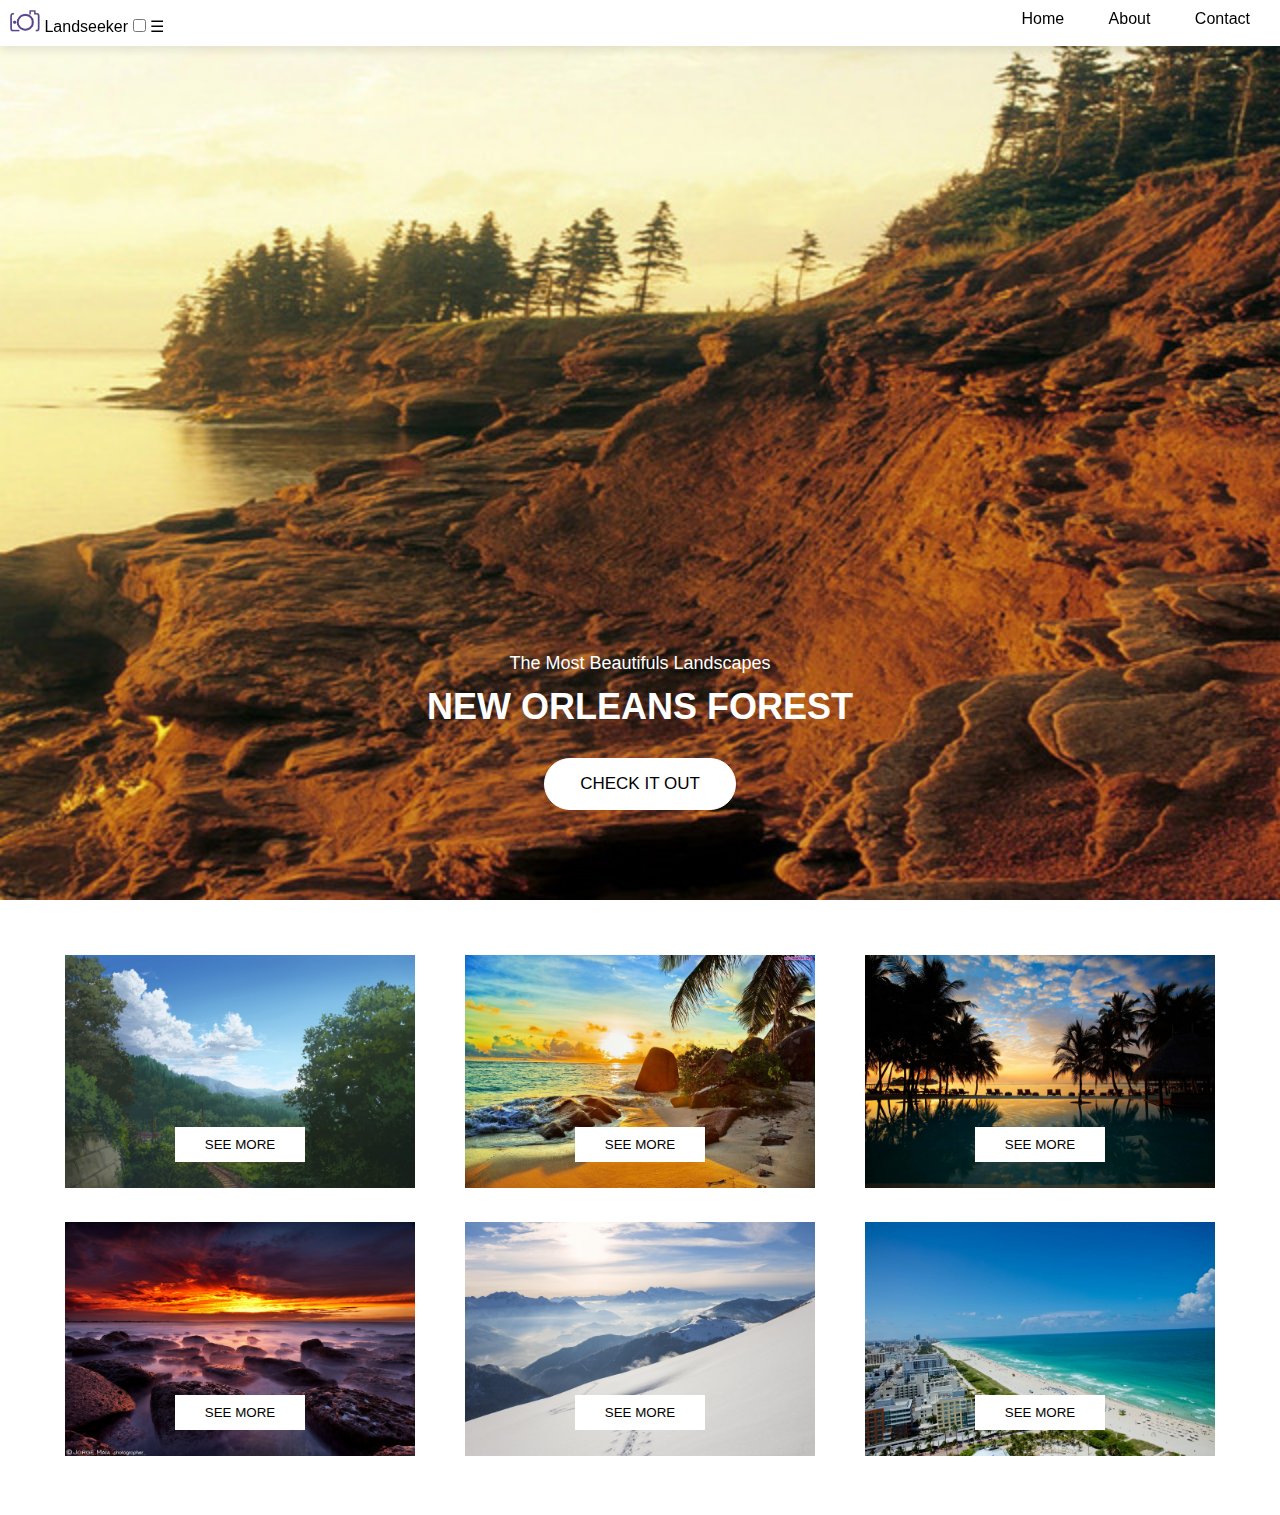
<file: index.html>
<!DOCTYPE html>
<html>

<head>
    <meta http-equiv="Content-Type" content="text/html;charset=UTF-8">
    <title>Landseeker</title>
    <link rel="stylesheet" href="css/estilo.css">
    <meta name="viewport" content="width=device-width, initial-scale=1.0">
</head>

<body>
</body>
<header>
    <div>
        <img src="imagens/logo.png" title="Logo fotografia">
        <!--Aqui está fazendo a divisão-->
        <span>Landseeker</span>
    </div>

    <input type="checkbox" id="bt_menu">
    <label for="bt_menu" title="Menu">&#9776</label>
    <nav class="menu">
        <!--Aqui estou colocando um menu no meu código-->
        <ul>
            <li>
                <a href="#">Home</a>
            </li>
            <!--Aqui estou usando # pois ainda não tenho o link da pagina-->
            <li>
                <a href="#">About</a>
            </li>
            <li>
                <a href="#">Contact</a>
            </li>
        </ul>
    </nav>
</header>
<!-- banner do site -->
<section class="banner">
    <div class="conteudo">
        <h1>The Most Beautifuls Landscapes</h1>
        <p>New Orleans Forest</p>
        <button class="maiusculo" title="Clique para ver mais">check it out</button>
    </div>
</section>

<section class="galeria">
    <div class="galeria-item">
        <img src="./imagens/product-1.png" alt="Paisagem">
        <div class="caixa-botao">
            <button>See More</button>
        </div>
    </div>
    <div class="galeria-item">
        <img src="./imagens/product-2.jpg" alt="Paisagem">
        <div class="caixa-botao">
            <button>See More</button>
        </div>
    </div>
    <div class="galeria-item">
        <img src="./imagens/product-3.jpg" alt="Paisagem">
        <div class="caixa-botao">
            <button>See More</button>
        </div>
    </div>
    <div class="galeria-item">
            <img src="./imagens/product-4.jpg" alt="Paisagem">
            <div class="caixa-botao">
                <button>See More</button>
            </div>
        </div>
        <div class="galeria-item">
            <img src="./imagens/product-5.jpg" alt="Paisagem">
            <div class="caixa-botao">
                <button>See More</button>
            </div>
        </div>
        <div class="galeria-item">
            <img src="./imagens/product-6.jpg" alt="Paisagem">
            <div class="caixa-botao">
                <button>See More</button>
            </div>
        </div>

</section>

</html>
</file>
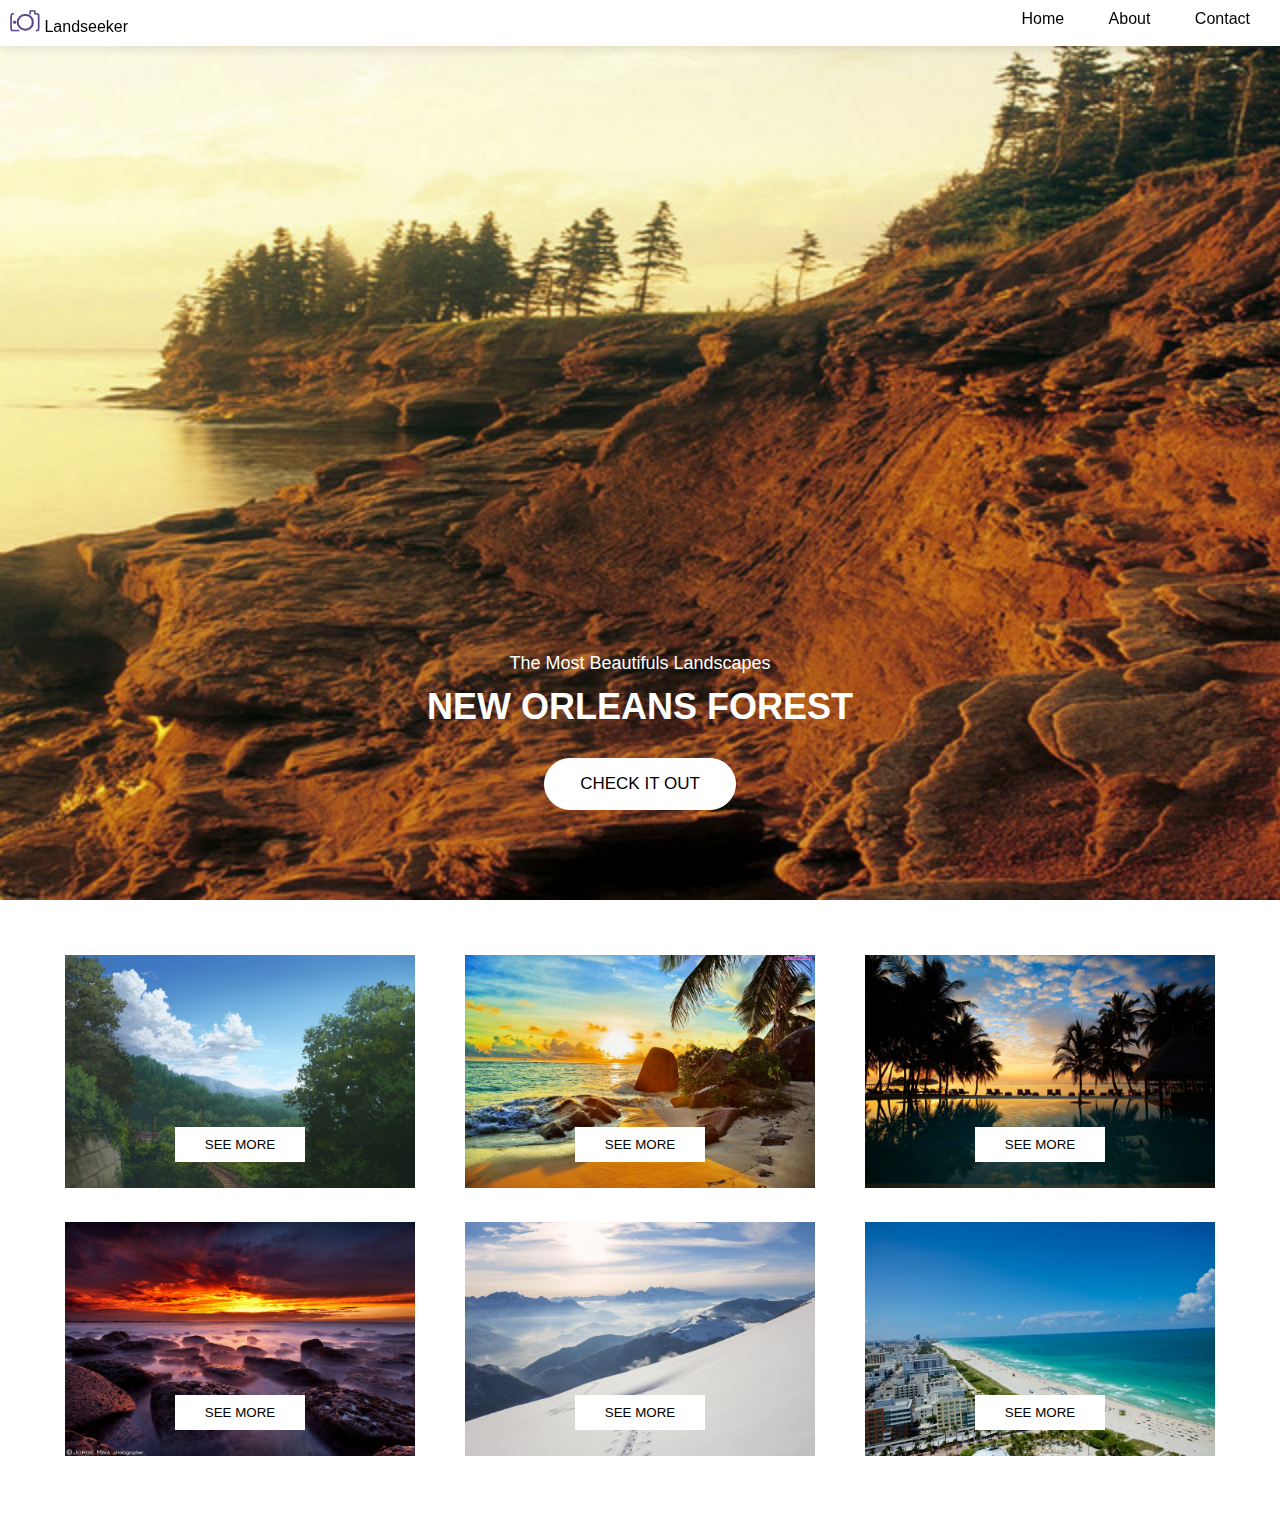
<file: projeto land rev 5/projeto-land/index.html>
<!DOCTYPE html>
<html>

<head>
    <meta http-equiv="Content-Type" content="text/html;charset=UTF-8">
    <title>Landseeker</title>
    <link rel="stylesheet" href="css/estilo.css">
</head>

<body>
</body>
<header>
    <div>
        <img src="imagens/logo.png" title="Logo fotografia">
        <!--Aqui está fazendo a divisão-->
        <span>Landseeker</span>
    </div>
    <nav>
        <!--Aqui estou colocando um menu no meu código-->
        <ul>
            <li>
                <a href="#">Home</a>
            </li>
            <!--Aqui estou usando # pois ainda não tenho o link da pagina-->
            <li>
                <a href="#">About</a>
            </li>
            <li>
                <a href="#">Contact</a>
            </li>
        </ul>
    </nav>
</header>
<!-- banner do site -->
<section class="banner">
    <div class="conteudo">
        <h1>The Most Beautifuls Landscapes</h1>
        <p>New Orleans Forest</p>
        <button class="maiusculo" title="Clique para ver mais">check it out</button>
    </div>
</section>

<section class="galeria">
    <div class="galeria-item">
        <img src="./imagens/product-1.png" alt="Paisagem">
        <div class="caixa-botao">
            <button>See More</button>
        </div>
    </div>
    <div class="galeria-item">
        <img src="./imagens/product-2.jpg" alt="Paisagem">
        <div class="caixa-botao">
            <button>See More</button>
        </div>
    </div>
    <div class="galeria-item">
        <img src="./imagens/product-3.jpg" alt="Paisagem">
        <div class="caixa-botao">
            <button>See More</button>
        </div>
    </div>
    <div class="galeria-item">
            <img src="./imagens/product-4.jpg" alt="Paisagem">
            <div class="caixa-botao">
                <button>See More</button>
            </div>
        </div>
        <div class="galeria-item">
            <img src="./imagens/product-5.jpg" alt="Paisagem">
            <div class="caixa-botao">
                <button>See More</button>
            </div>
        </div>
        <div class="galeria-item">
            <img src="./imagens/product-6.jpg" alt="Paisagem">
            <div class="caixa-botao">
                <button>See More</button>
            </div>
        </div>

</section>

</html>
</file>
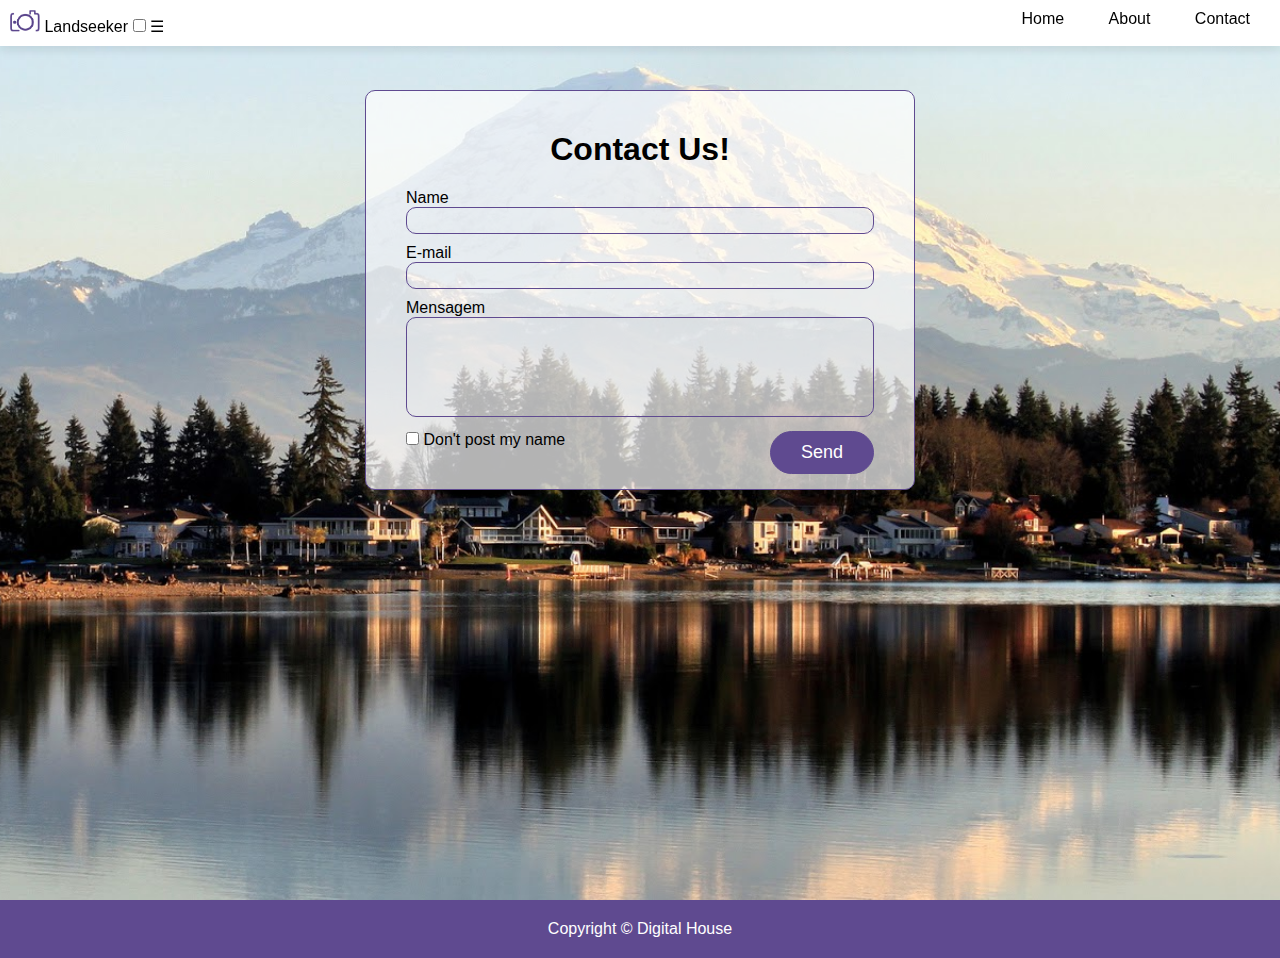
<file: contact.html>
<!DOCTYPE html>
<html>

<head>
    <meta http-equiv="Content-Type" content="text/html;charset=UTF-8">
    <title>Landseeker - Contact</title>
    <link rel="stylesheet" href="css/estilo.css">
    <meta name="viewport" content="width=device-width, initial-scale=1.0">
</head>

<body class="pagina-contato">
    <header>
        <div>
            <img src="imagens/logo.png" title="Logo fotografia">
            <!--Aqui está fazendo a divisão-->
            <span>Landseeker</span>
        </div>

        <input type="checkbox" id="bt_menu">
        <label for="bt_menu">&#9776</label>
        <nav class="menu">
            <!--Aqui estou colocando um menu no meu código-->
            <ul>
                <li>
                    <a href="#">Home</a>
                </li>
                <!--Aqui estou usando # pois ainda não tenho o link da pagina-->
                <li>
                    <a href="#">About</a>
                </li>
                <li>
                    <a href="#">Contact</a>
                </li>
            </ul>
        </nav>
    </header>

    <main class="conteudo-principal">
        <form id="contact">
            <h1>Contact Us!</h1>
            <label for="name">Name</label>

            <input type="text" name="name" id="name" required />
            <label for="email">E-mail</label>
            <input type="email" name="email" id="email" required/>
            <label for="message">Mensagem</label>
            <textarea name="message" id="message"></textarea>
            <input type="checkbox" id="privacy" name="privacy" value="privacy">
            <label for="privacy">Don't post my name</label>
            <button>Send</button>
        </form>
    </main>
    <footer>
        <span>Copyright &copy; Digital House </span>
    </footer>

</body>

</html>
</file>
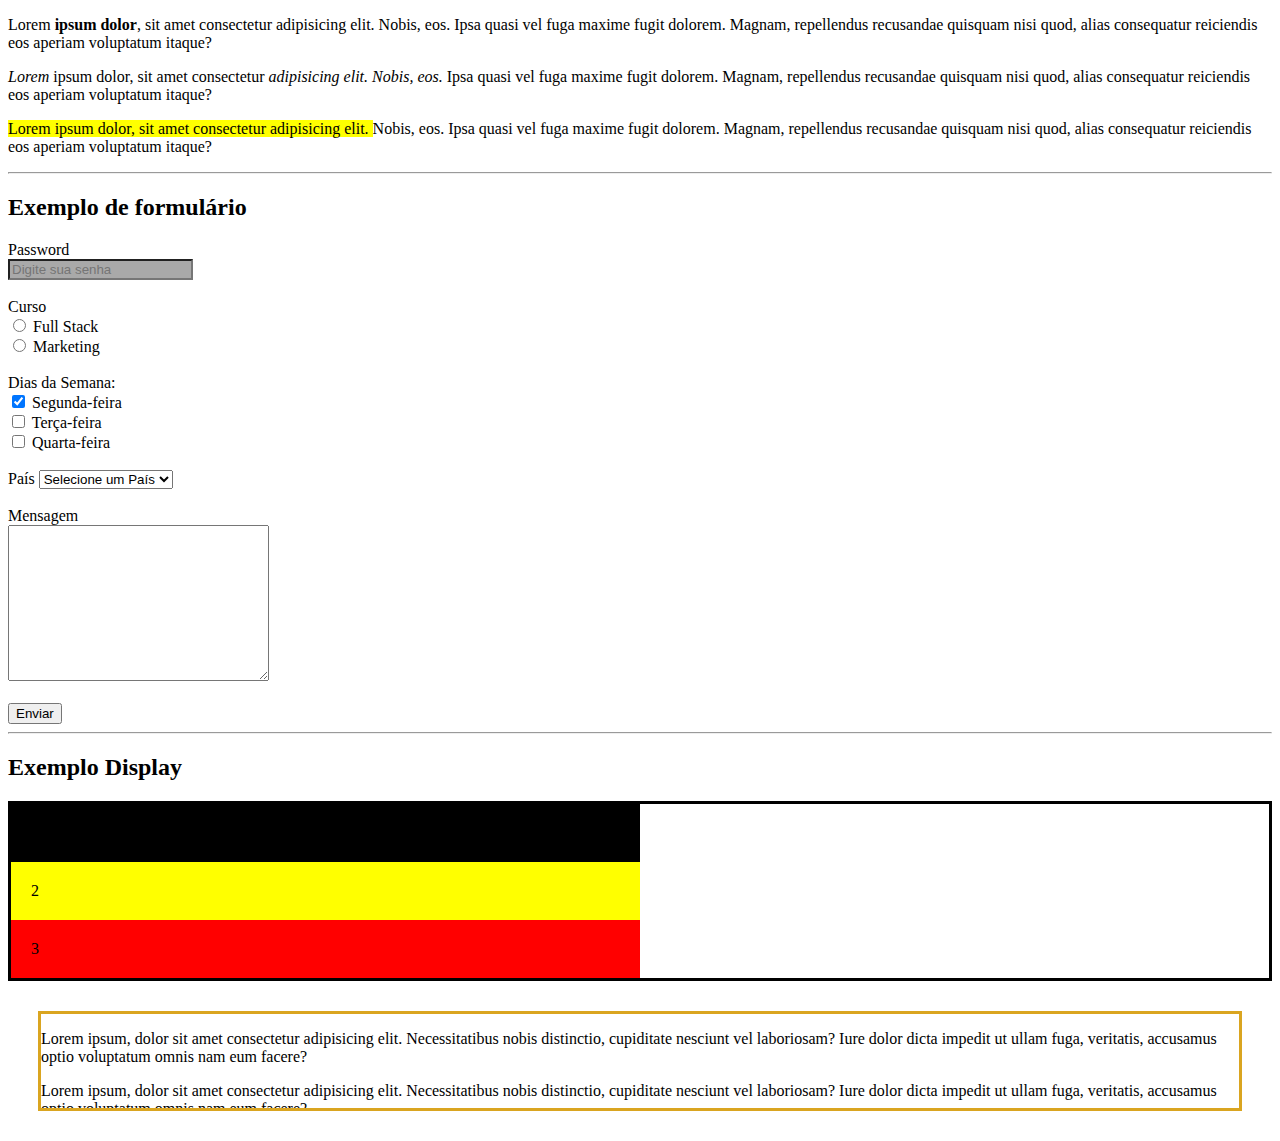
<file: exemplo.html>
<!DOCTYPE html>
<html lang="en">

<head>
    <meta charset="UTF-8">
    <meta name="viewport" content="width=device-width, initial-scale=1.0">
    <meta http-equiv="X-UA-Compatible" content="ie=edge">
    <title>Exemplo tag semantica</title>
    <style>
        * {
            box-sizing: border-box;
        }

        input {
            background-color: darkgray;
        }

        input:focus {
            background-color: aqua;
        }

        input:hover {
            background-color: yellow;
        }

        .container {
            border: 3px solid black;
        }

        .um {
            background-color: black;
            display: inline-block;
            padding: 20px;
            width: 50%;
        }

        .dois {
            background-color: yellow;
            display: inline-block;
            padding: 20px;
            width: 50%;
        }

        .tres {
            background-color: red;
            display: inline-block;
            padding: 20px;
            width: 50%;
        }

        .box{
            margin: 30px;
            height: 100px;
            border:3px solid goldenrod;
            overflow: auto;
        }
    </style>
</head>

<body>
    <p>Lorem
        <strong> ipsum dolor</strong>, sit amet consectetur adipisicing elit. Nobis, eos. Ipsa quasi vel fuga maxime fugit dolorem.
        Magnam, repellendus recusandae quisquam nisi quod, alias consequatur reiciendis eos aperiam voluptatum itaque?</p>
    <p>
        <cite>Lorem </cite> ipsum dolor, sit amet consectetur
        <em> adipisicing elit. Nobis, eos.</em> Ipsa quasi vel fuga maxime fugit dolorem. Magnam, repellendus recusandae quisquam
        nisi quod, alias consequatur reiciendis eos aperiam voluptatum itaque?</p>
    <p>
        <mark> Lorem ipsum dolor, sit amet consectetur adipisicing elit. </mark> Nobis, eos. Ipsa quasi vel fuga maxime fugit dolorem.
        Magnam, repellendus recusandae quisquam nisi quod, alias consequatur reiciendis eos aperiam voluptatum itaque?</p>

    <hr/>

    <h2>Exemplo de formulário</h2>
    <form action="">
        <label for="pass">Password</label>
        <br/>
        <input type="password" name="pass" placeholder="Digite sua senha" id="pass" required>
        <br/>
        <br/>
        <label for="curso">Curso</label>
        <br/>
        <input type="radio" name="curso" id="fullstack" value="Full stack" />
        <label for="fullstack">Full Stack</label>
        <br/>
        <input type="radio" name="curso" id="marketing" value="marketing" />
        <label for="marketing">Marketing</label>
        <br/>
        <br/>
        <label for="diaSemana">Dias da Semana:</label>
        <br/>
        <input type="checkbox" name="diaSemana[]" id="segunda" value="Segunda-feira" checked>
        <label for="segunda">Segunda-feira</label>
        <br/>
        <input type="checkbox" name="diaSemana[]" id="terca" value="Terça-feira">
        <label for="terca">Terça-feira</label>
        <br/>
        <input type="checkbox" name="diaSemana[]" id="quarta" value="Quarta-feira">
        <label for="quarta">Quarta-feira</label>
        <br/>
        <br/>
        <label for="pais">País</label>
        <select name="pais" id="pais">
            <option selected disabled>Selecione um País</option>></option>
            <option value="Brasil">Brasil</option>
            <option value="Chile">Chile</option>
            <option value="Russia">Russia</option>
            <option value="Argentina">Argentina</option>
        </select>
        <br/>
        <br/>
        <label for="mensagem">Mensagem</label>
        <br/>
        <textarea name="mensagem" id="mensagem" cols="30" rows="10"></textarea>
        <br/>
        <br/>
        <button type="submit">Enviar</button>
    </form>
    <hr/>
    <h2>Exemplo Display</h2>

    <div class="container">
        <span class="um">1</span>
        <span class="dois">2</span>
        <span class="tres">3</span>
    </div>
    <div class="box">
        <p>Lorem ipsum, dolor sit amet consectetur adipisicing elit. Necessitatibus nobis distinctio, cupiditate nesciunt vel laboriosam? Iure dolor dicta impedit ut ullam fuga, veritatis, accusamus optio voluptatum omnis nam eum facere?</p>
        <p>Lorem ipsum, dolor sit amet consectetur adipisicing elit. Necessitatibus nobis distinctio, cupiditate nesciunt vel laboriosam? Iure dolor dicta impedit ut ullam fuga, veritatis, accusamus optio voluptatum omnis nam eum facere?</p>
        <p>Lorem ipsum, dolor sit amet consectetur adipisicing elit. Necessitatibus nobis distinctio, cupiditate nesciunt vel laboriosam? Iure dolor dicta impedit ut ullam fuga, veritatis, accusamus optio voluptatum omnis nam eum facere?</p>
    </div>
</body>

</html>
</file>
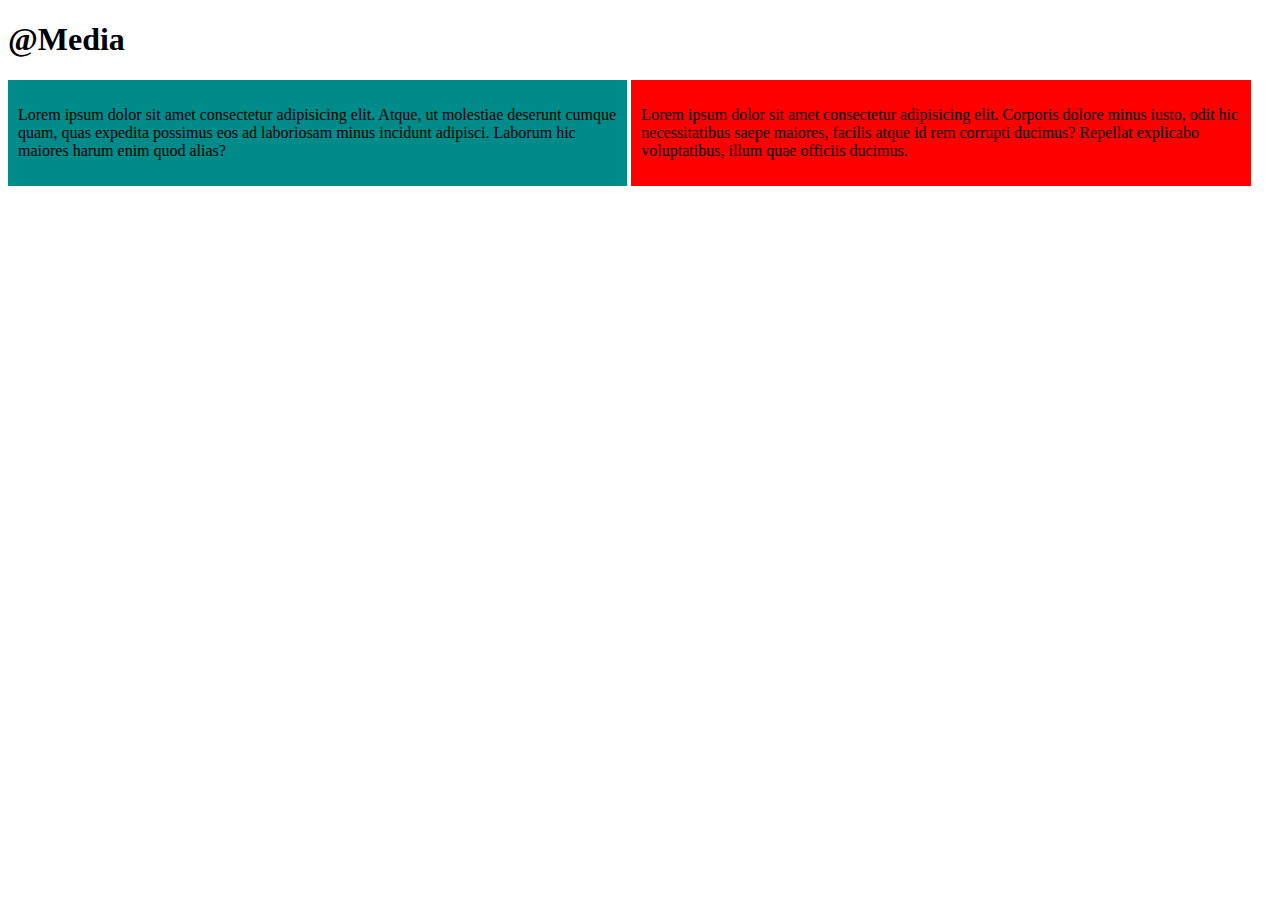
<file: media-queries.html>
<!DOCTYPE html>
<html lang="en">

<head>
    <meta charset="UTF-8">
    <meta name="viewport" content="width=device-width, initial-scale=1.0">
    <meta http-equiv="X-UA-Compatible" content="ie=edge">
    <title>Media-query</title>

    <style>
        * {
            box-sizing: border-box;
        }
        .box {
            background-color: darkcyan;
            padding: 10px;
            display: inline-block;
            width: 49%;
        }
        .box2 {
            background-color: red;
            padding: 10px;
            display: inline-block;
            width: 49%;
        }

        @media (max-width: 500px) { /* aqui estou colocando regras na pagina para ficar responsivo para mobile */
           /* body {
                background-color: brown;
           } */

           .box, .box2 {
               display: block;
               width: 100%;
           }
        }
    </style>
</head>

<body>
    <h1>@Media</h1>
    <div class="box">
        <p>Lorem ipsum dolor sit amet consectetur adipisicing elit. Atque, ut molestiae deserunt cumque quam, quas expedita
            possimus eos ad laboriosam minus incidunt adipisci. Laborum hic maiores harum enim quod alias?
        </p>
    </div>
    <div class="box2">
        <p>Lorem ipsum dolor sit amet consectetur adipisicing elit. Corporis dolore minus iusto, odit hic necessitatibus saepe
            maiores, facilis atque id rem corrupti ducimus? Repellat explicabo voluptatibus, illum quae officiis ducimus.
        </p>
    </div>
</body>

</html>
</file>
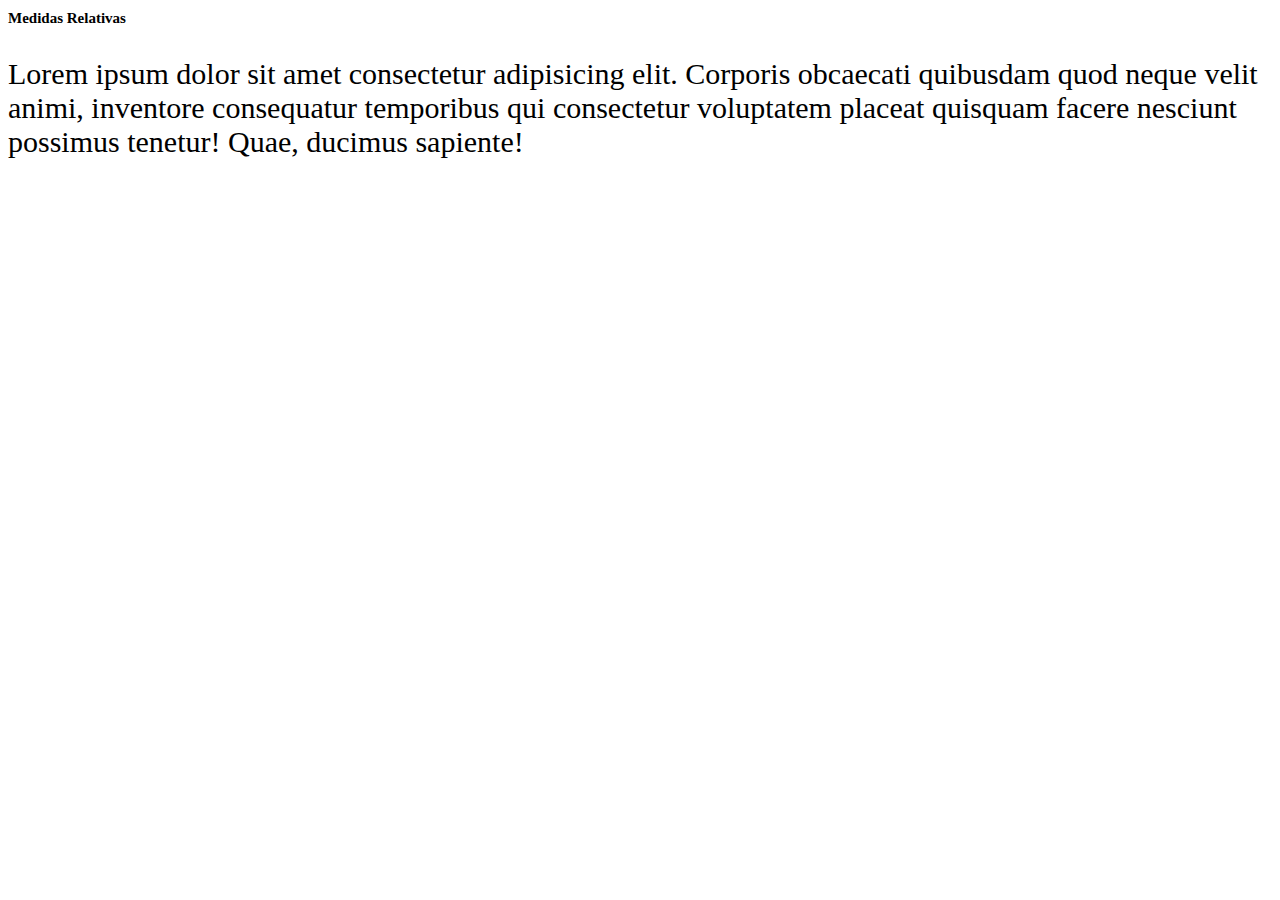
<file: medidas-relativas.html>
<!DOCTYPE html>
<html lang="en">

<head>
    <meta charset="UTF-8">
    <meta name="viewport" content="width=device-width, initial-scale=1.0">
    <meta http-equiv="X-UA-Compatible" content="ie=edge">
    <title>Medidas Relativas</title>

    <style>
        body {
            font-size: 30px;
        }
        h1 {
            font-size: 0.5em;
        }
    </style>
</head>

<body>
    <h1>Medidas Relativas</h1>

    <p>
        Lorem ipsum dolor sit amet consectetur adipisicing elit. Corporis obcaecati quibusdam quod neque velit animi, inventore consequatur
        temporibus qui consectetur voluptatem placeat quisquam facere nesciunt possimus tenetur! Quae, ducimus sapiente!
    </p>
</body>

</html>
</file>
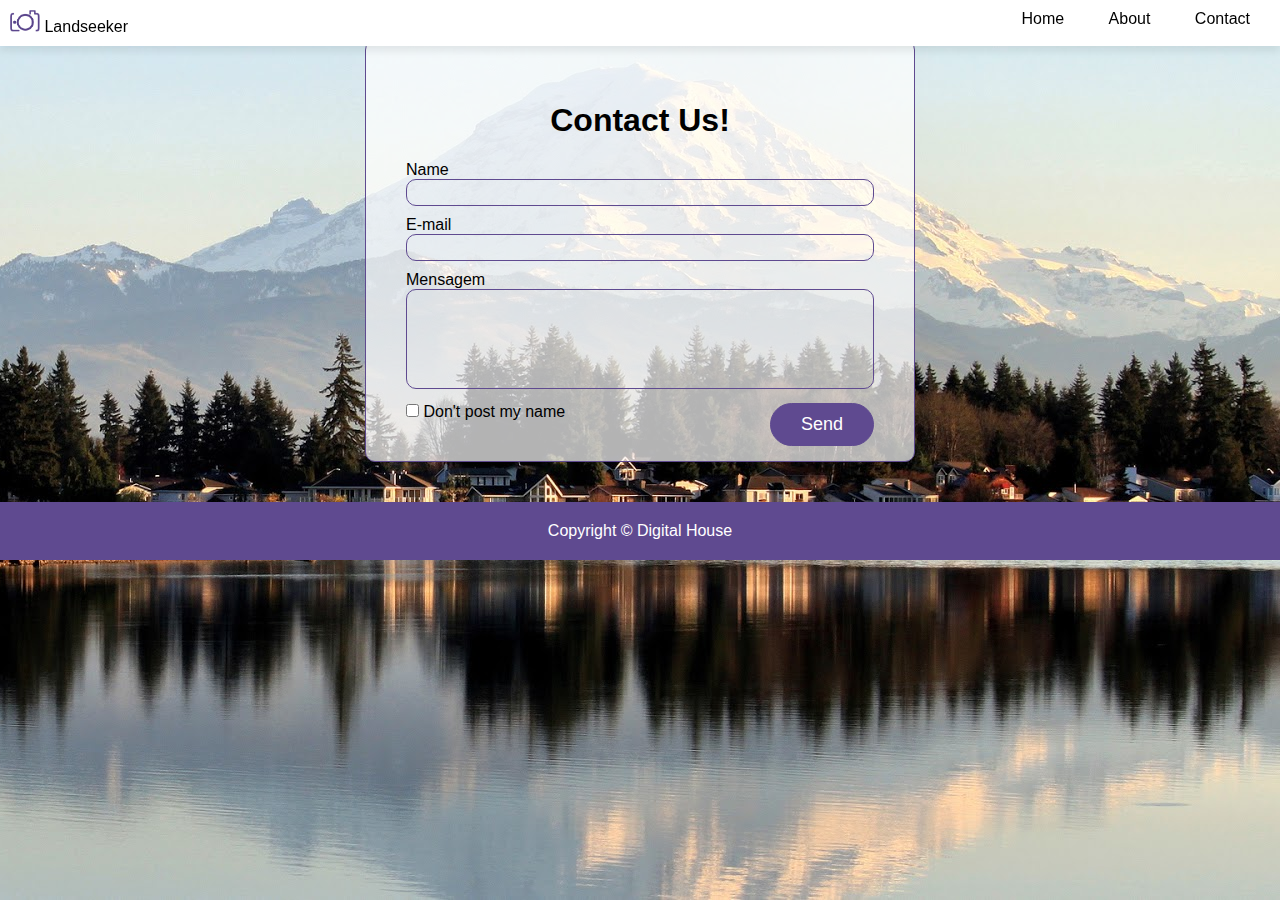
<file: projeto land rev 5/projeto-land/contact.html>
<!DOCTYPE html>
<html>

<head>
    <meta http-equiv="Content-Type" content="text/html;charset=UTF-8">
    <title>Landseeker - Contact</title>
    <link rel="stylesheet" href="css/estilo.css">
</head>

<body class="pagina-contato">
    <header>
        <div>
            <img src="imagens/logo.png" title="Logo fotografia">
            <!--Aqui está fazendo a divisão-->
            <span>Landseeker</span>
        </div>
        <nav>
            <!--Aqui estou colocando um menu no meu código-->
            <ul>
                <li>
                    <a href="#">Home</a>
                </li>
                <!--Aqui estou usando # pois ainda não tenho o link da pagina-->
                <li>
                    <a href="#">About</a>
                </li>
                <li>
                    <a href="#">Contact</a>
                </li>
            </ul>
        </nav>
    </header>

    <main class="conteudo-principal">
        <form id="contact">
            <h1>Contact Us!</h1>
            <label for="name">Name</label>

            <input type="text" name="name" id="name" required />
            <label for="email">E-mail</label>
            <input type="email" name="email" id="email" required/>
            <label for="message">Mensagem</label>
            <textarea name="message" id="message"></textarea>
            <input type="checkbox" id="privacy" name="privacy" value="privacy">
            <label for="privacy">Don't post my name</label>
            <button>Send</button>
        </form>
    </main>
    <footer>
        <span>Copyright &copy; Digital House </span>
    </footer>

</body>

</html>
</file>
<file: css/estilo.css>
* {
    box-sizing: border-box; 
}
*:not(h1) {  /* o * configura a pagina como um todo */
    margin: 0; /* aqui estou usando o margin e o padding para remover o espeçamento que os navegadores deixa na página, é uma boa pratica fazer isso */
    padding: 0;
}
body{
    font-family:'Arial',sans-serif; /*aqui estou definindo a fonte da minha pagina como um todo */
    overflow-x: hidden;
}
header {
    box-shadow: 0 5px 8px #00000014;
    padding: 10px;
    background-color: #fff;
    position: fixed;
    width: 100%;
    z-index: 2;
}

header div{
    display:inline-block;
}

header div img {
    width: 30px;
}

header nav {
    display:inline-block;
    float: right; /* aqui estou movendo meus links à direita */
}
nav ul {
    list-style: none; /* aqui estou tirando o estilo da lista */
    margin: 0;
}
nav ul li {
    display:inline-block;  /*aqui estou pegando minha lista dentro de ul e colocando em blocos e colocando do lado da outra*/
    padding: 0 20px;   /* aqui estou definindo a distancia entre os links da página */
   /*padding: 0 10px 15px 20px; primeiro campo move para o top, segundo direita, terceiro baixo, querto esquerda */
}

nav ul li a {
    color: black;
    text-decoration: none; /*aqui estou tirando o sublinhado dos meus links */ 
}

section.banner {
    text-align: center;
    display: flex;
    justify-content: center;
    align-items: flex-end;
    color: #fff;
    background-image: url("../imagens/banner.jpg");
    background-repeat: no-repeat;
    background-size: cover;
    background-position: center top;
    background-attachment: fixed;
    height: 100vh; /* uSANDO O VH NO FINAL DO TAMANHO DA ALTURA FAZER SEMPRE A IMAGEM SE AJUSTA AO TAMANHO DA SEÇÃO DO NAVEGADOR */
}

section.banner .conteudo{
    margin-bottom: 90px;
}

section.banner h1{
    font-size: 18px;
    font-weight: normal;
    margin-top:0;
}

section.banner p{
    text-transform: uppercase;
    font-size: 36px;
    font-weight: bold;
    margin-bottom: 30px;
}

section.banner button {
    background-color: #fff;
    border: 1px solid #fff;
    color: #000;
    padding: 15px 35px;
    border-radius: 50px;
    font-size: 17px;
    font-weight: normal;
}

section.banner button:hover{
    background-color: #5f4a90;
    border: 1px solid #5f4a90;
    color: #fff;

}

.maiusculo{
    text-transform: uppercase;
}
 
/*About*/

.titulo-banner{
    background-image: url(../imagens/about-banner.jpg);
    background-size:cover;
    color:#fff;
    text-align: center;
    text-transform: uppercase;
    height: 40vh;
    line-height: 40vh;
}
.titulo-banner h1{
    font-size:45px;
    margin: 0;
   
}

.conteudo-principal{
    padding: 40px 20px;
    min-height: 100vh;
}

.conteudo-principal .video-about{
    width: 45%;
    display: inline-block;
    padding: 45px;
}

.conteudo-principal .video-about video {
    width: 100%;
    object-fit: cover;
}

.conteudo-principal .texto{
    width: 54%;
    display: inline-block;
    vertical-align: top;
    padding: 40px;
}
.audio{
    background-color: #f1f3f4;
    border-top: #dcdcdc solid 1px;
    text-align: center;
    padding: 30px;
}

.audio p{
    text-transform: uppercase;
    font-size: 18px;
    
}
footer{
    background-color: #5f4a90;
    color:#fff;
    text-align: center;
    font-size: 16;
    padding: 20px;
    
}
/* contact */

#contact input:not([type="checkbox"]),
#contact textarea{
    width: 100%;
    border: 1px solid #5f4a90;
    border-radius: 10px;
    padding: 5px;
    margin-bottom: 10px;
    background-color:transparent;
    text-align: center;
    outline: none;
}
#contact textarea{
    height: 100px;
    resize: none;
}

#contact button{
    background-color: #5f4a90;
    border: 1px solid #5f4a90;
    color: #fff;
    border-radius: 30px;
    padding: 10px 30px;
    font-size: 18px;
    float: right;
}

#contact button:hover{
    background-color: #fff;
    color: #000;
    border-color:#fff;
}
.pagina-contato{
    background-image: url("../imagens/bg.jpg");
    background-size: cover;
    background-position: center;
    background-repeat: no-repeat;
    min-height: 100vh;
}
form#contact{
    border: 1px solid #5f4a90;
    padding: 40px;
    width: 550px;
    max-width: 100%;
    border-radius: 10px;
    margin: 50px auto;
    background-color: rgba(255, 255, 255, 0.7);
    }
    #contact h1{
        text-align: center;
        margin-top: 0;
    }


    /* galeria index */

    .galeria{
        padding: 40px;
        display: flex;
        justify-content: space-around;
        flex-wrap: wrap;
    }
    .galeria-item{
        width: 350px;
        position: relative;
        display: inline-block;
        margin: 15px 0;
    }
    .galeria-item img{
        width: 100%
    }
    .galeria-item .caixa-botao{
        position: absolute;
        bottom: 30px;
        left: 0;
        width: 100%; 
        text-align: center;       
    }

    .galeria-item .caixa-botao button{
        background: white;
        text-transform: uppercase;
        padding: 10px 30px;
        border: none;
    }
    .galeria-item .caixa-botao button:hover{
        background-color: #5f4a90;
        color: #fff;
        cursor: pointer;
    }

    /* media query*/

    @media (min-width:540px) and (max-width: 960px) {
        /* body {
            background-color: purple;
        } */

        .conteudo-principal .video-about {
            width: 100%;
        }

        
    .conteudo-principal .texto {
        width: 100%;

        }
    }

    @media (max-width: 540px) {
        .conteudo-principal .video-about {
            width: 100%;
            padding: 20px;
        }

        
    .conteudo-principal .texto {
        width: 100%;
        padding: 20px;
        }
    }
</file>
<file: projeto land rev 5/projeto-land/css/estilo.css>
* {
    box-sizing: border-box; 
}
*:not(h1) {  /* o * configura a pagina como um todo */
    margin: 0; /* aqui estou usando o margin e o padding para remover o espeçamento que os navegadores deixa na página, é uma boa pratica fazer isso */
    padding: 0;
}
body{
    font-family:'Arial',sans-serif; /*aqui estou definindo a fonte da minha pagina como um todo */
}
header {
    box-shadow: 0 5px 8px #00000014;
    padding: 10px;
    background-color: #fff;
    position: fixed;
    width: 100%;
    z-index: 2;
}

header div{
    display:inline-block;
}

header div img {
    width: 30px;
}

header nav {
    display:inline-block;
    float: right; /* aqui estou movendo meus links à direita */
}
nav ul {
    list-style: none; /* aqui estou tirando o estilo da lista */
    margin: 0;
}
nav ul li {
    display:inline-block;  /*aqui estou pegando minha lista dentro de ul e colocando em blocos e colocando do lado da outra*/
    padding: 0 20px;   /* aqui estou definindo a distancia entre os links da página */
   /*padding: 0 10px 15px 20px; primeiro campo move para o top, segundo direita, terceiro baixo, querto esquerda */
}

nav ul li a {
    color: black;
    text-decoration: none; /*aqui estou tirando o sublinhado dos meus links */ 
}

section.banner {
    text-align: center;
    display: flex;
    justify-content: center;
    align-items: flex-end;
    color: #fff;
    background-image: url("../imagens/banner.jpg");
    background-repeat: no-repeat;
    background-size: cover;
    background-position: center top;
    background-attachment: fixed;
    height: 100vh; /* uSANDO O VH NO FINAL DO TAMANHO DA ALTURA FAZER SEMPRE A IMAGEM SE AJUSTA AO TAMANHO DA SEÇÃO DO NAVEGADOR */
}

section.banner .conteudo{
    margin-bottom: 90px;
}

section.banner h1{
    font-size: 18px;
    font-weight: normal;
    margin-top:0;
}

section.banner p{
    text-transform: uppercase;
    font-size: 36px;
    font-weight: bold;
    margin-bottom: 30px;
}

section.banner button {
    background-color: #fff;
    border: 1px solid #fff;
    color: #000;
    padding: 15px 35px;
    border-radius: 50px;
    font-size: 17px;
    font-weight: normal;
}

section.banner button:hover{
    background-color: #5f4a90;
    border: 1px solid #5f4a90;
    color: #fff;

}

.maiusculo{
    text-transform: uppercase;
}
 
/*About*/

.titulo-banner{
    background-image: url(../imagens/about-banner.jpg);
    background-size:cover;
    color:#fff;
    text-align: center;
    text-transform: uppercase;
    height: 40vh;
    line-height: 40vh;
}
.titulo-banner h1{
    font-size:45px;
    margin: 0;
   
}

.conteudo-principal{
    padding: 40px 20px;
}

.conteudo-principal .video-about{
    width: 45%;
    display: inline-block;
    padding: 45px;
}

.conteudo-principal .video-about video {
    width: 100%;
}

.conteudo-principal .texto{
    width: 54%;
    display: inline-block;
    vertical-align: top;
    padding: 40px;
}
.audio{
    background-color: #f1f3f4;
    border-top: #dcdcdc solid 1px;
    text-align: center;
    padding: 30px;
}

.audio p{
    text-transform: uppercase;
    font-size: 18px;
    
}
footer{
    background-color: #5f4a90;
    color:#fff;
    text-align: center;
    font-size: 16;
    padding: 20px;
    
}
/* contact */

#contact h1{
    text-align: center;
}

#contact input:not([type="checkbox"]),
#contact textarea{
    width: 100%;
    border: 1px solid #5f4a90;
    border-radius: 10px;
    padding: 5px;
    margin-bottom: 10px;
    background-color:transparent;
    text-align: center;
    outline: none;
}
#contact textarea{
    height: 100px;
    resize: none;
}

#contact button{
    background-color: #5f4a90;
    border: 1px solid #5f4a90;
    color: #fff;
    border-radius: 30px;
    padding: 10px 30px;
    font-size: 18px;
    float: right;
}

#contact button:hover{
    background-color: #fff;
    color: #000;
    border-color:#fff;
}
.pagina-contato{
    background-image: url("../imagens/bg.jpg");
    background-size: cover;
    background-position: center;
    background-repeat: no-repeat;
    min-height: 100vh;
}
form#contact{
    border: 1px solid #5f4a90;
    padding: 40px;
    width: 550px;
    border-radius: 10px;
    margin: 0 auto;
    background-color: rgba(255, 255, 255, 0.7);
    }


    /* galeria index */

    .galeria{
        padding: 40px;
        display: flex;
        justify-content: space-around;
        flex-wrap: wrap;
    }
    .galeria-item{
        width: 350px;
        position: relative;
        display: inline-block;
        margin: 15px 0;
    }
    .galeria-item img{
        width: 100%
    }
    .galeria-item .caixa-botao{
        position: absolute;
        bottom: 30px;
        left: 0;
        width: 100%; 
        text-align: center;       
    }

    .galeria-item .caixa-botao button{
        background: white;
        text-transform: uppercase;
        padding: 10px 30px;
        border: none;
    }
    .galeria-item .caixa-botao button:hover{
        background-color: #5f4a90;
        color: #fff;
        cursor: pointer;
    }
</file>
